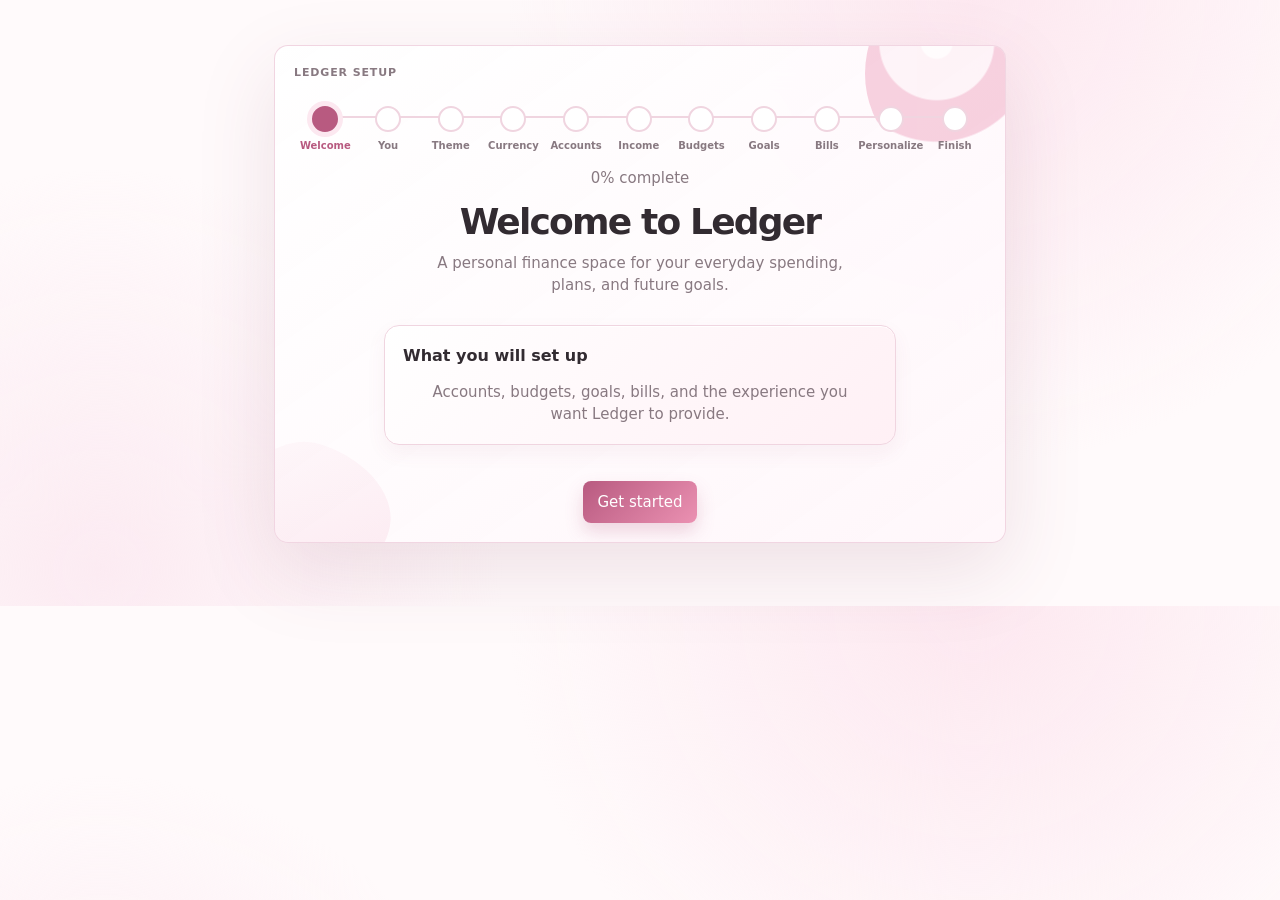
<file: index.html>
<!doctype html><html><head><meta charset="utf-8"><meta name="viewport" content="width=device-width,initial-scale=1"><title>Set up Ledger</title><link rel="stylesheet" href="css/style.css"><link rel="stylesheet" href="css/extras.css"></head><body><script src="js/storage.js"></script><script src="js/setup.js"></script><script src="js/setup-fix.js"></script></body></html>
</file>
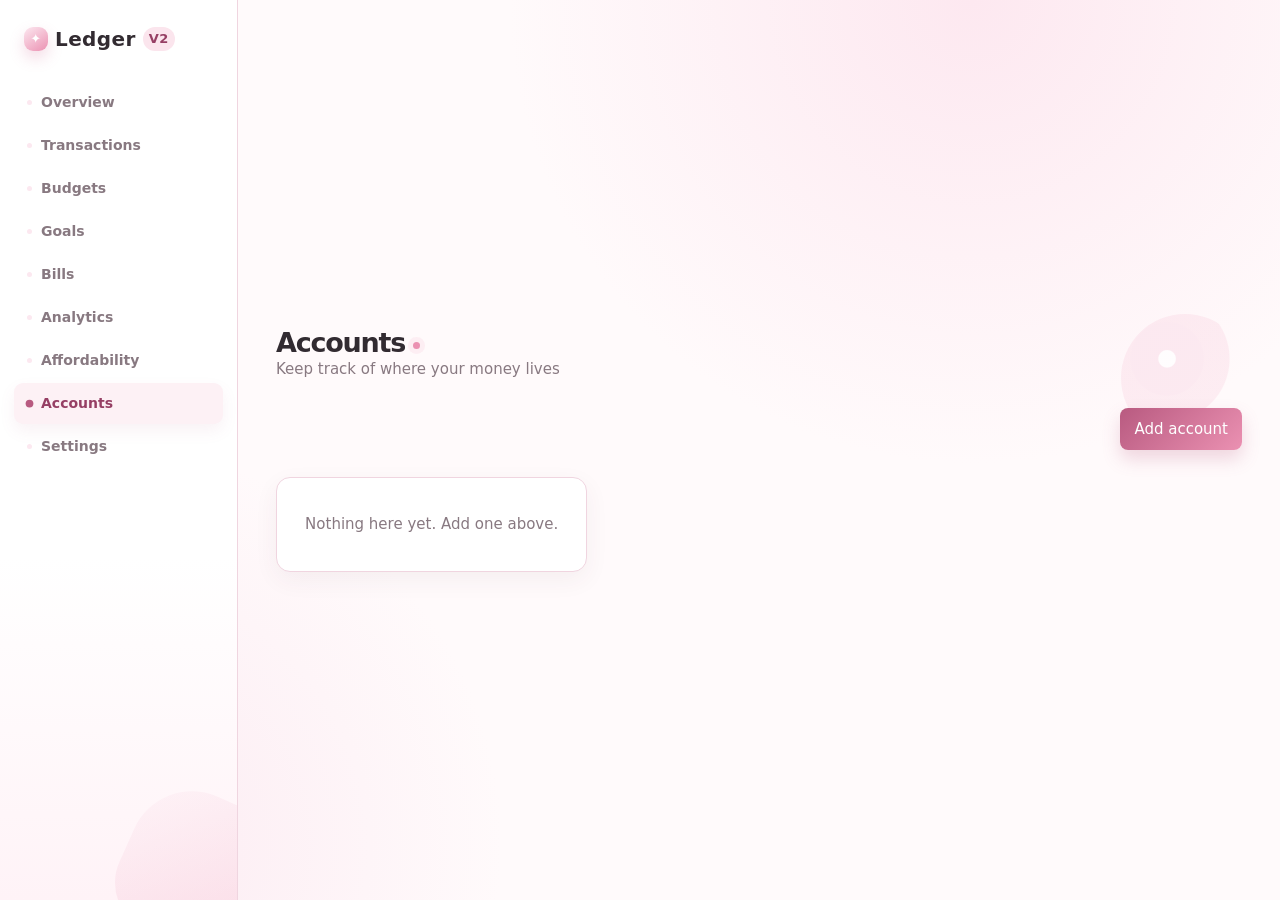
<file: accounts.html>
<!doctype html><html><head><meta charset="utf-8"><meta name="viewport" content="width=device-width,initial-scale=1"><title>Ledger — Accounts</title><link rel="stylesheet" href="css/style.css"></head><body data-page="accounts"><script src="js/storage.js"></script><script src="js/utils.js"></script><script src="js/pages.js"></script><script src="js/app.js"></script></body></html>
</file>
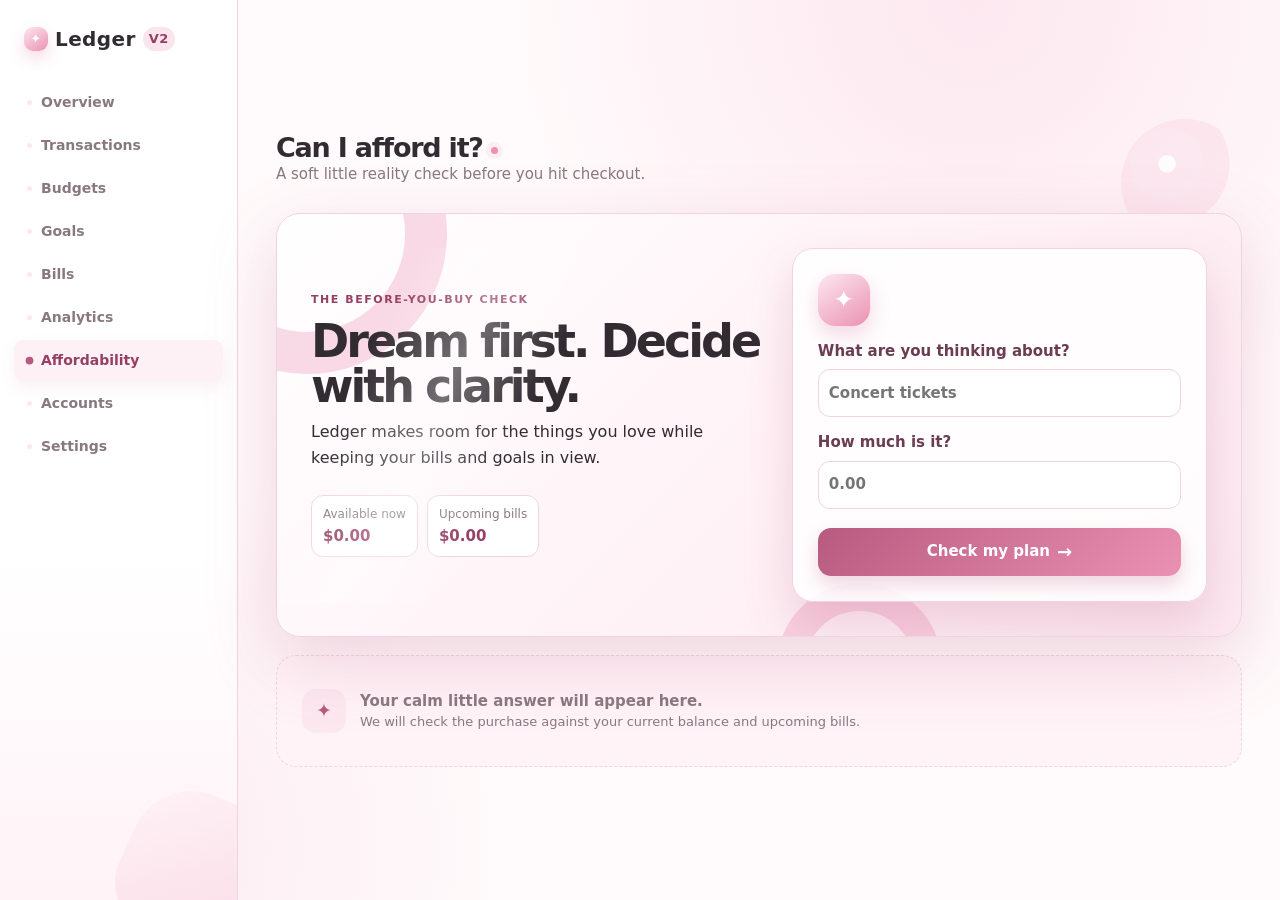
<file: afford.html>
<!doctype html><html><head><meta charset="utf-8"><meta name="viewport" content="width=device-width,initial-scale=1"><title>Ledger — Can I Afford It?</title><link rel="stylesheet" href="css/style.css"></head><body data-page="afford"><script src="js/storage.js"></script><script src="js/utils.js"></script><script src="js/pages.js"></script><script src="js/app.js"></script></body></html>
</file>
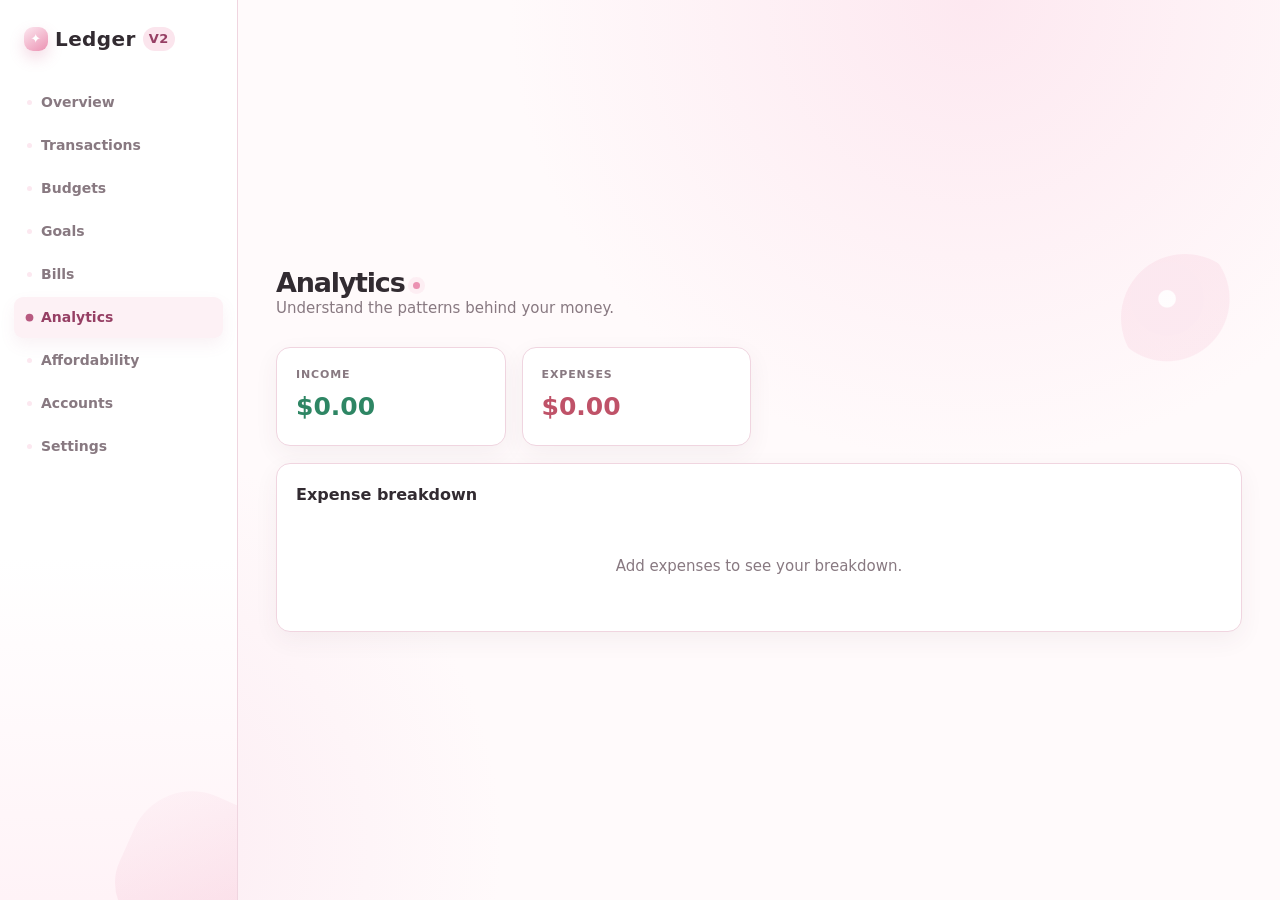
<file: analytics.html>
<!doctype html><html><head><meta charset="utf-8"><meta name="viewport" content="width=device-width,initial-scale=1"><title>Ledger — Analytics</title><link rel="stylesheet" href="css/style.css"></head><body data-page="analytics"><script src="js/storage.js"></script><script src="js/utils.js"></script><script src="js/pages.js"></script><script src="js/app.js"></script></body></html>
</file>
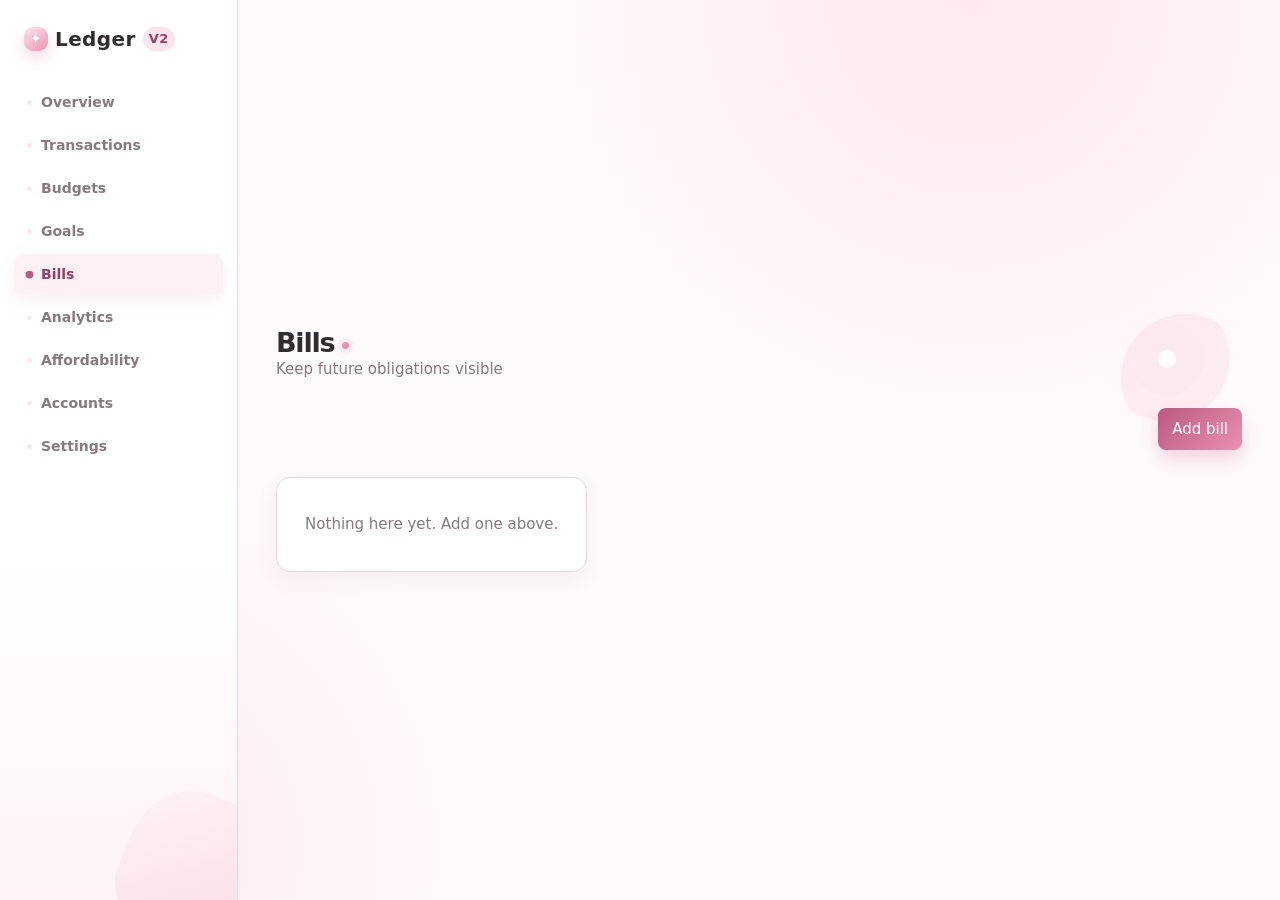
<file: bills.html>
<!doctype html><html><head><meta charset="utf-8"><meta name="viewport" content="width=device-width,initial-scale=1"><title>Ledger — Bills</title><link rel="stylesheet" href="css/style.css"></head><body data-page="bills"><script src="js/storage.js"></script><script src="js/utils.js"></script><script src="js/pages.js"></script><script src="js/app.js"></script></body></html>
</file>
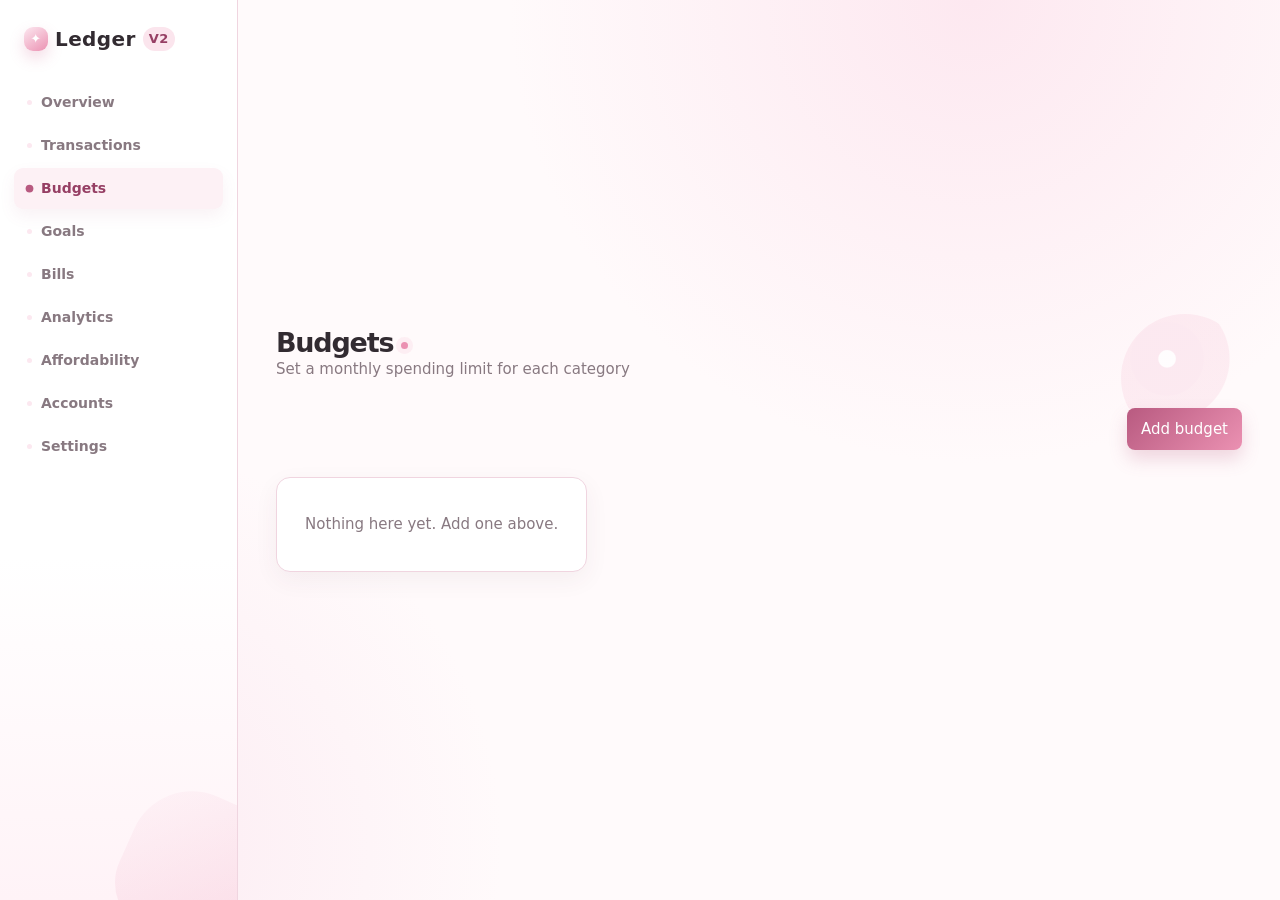
<file: budgets.html>
<!doctype html><html><head><meta charset="utf-8"><meta name="viewport" content="width=device-width,initial-scale=1"><title>Ledger — Budgets</title><link rel="stylesheet" href="css/style.css"></head><body data-page="budgets"><script src="js/storage.js"></script><script src="js/utils.js"></script><script src="js/pages.js"></script><script src="js/app.js"></script></body></html>
</file>
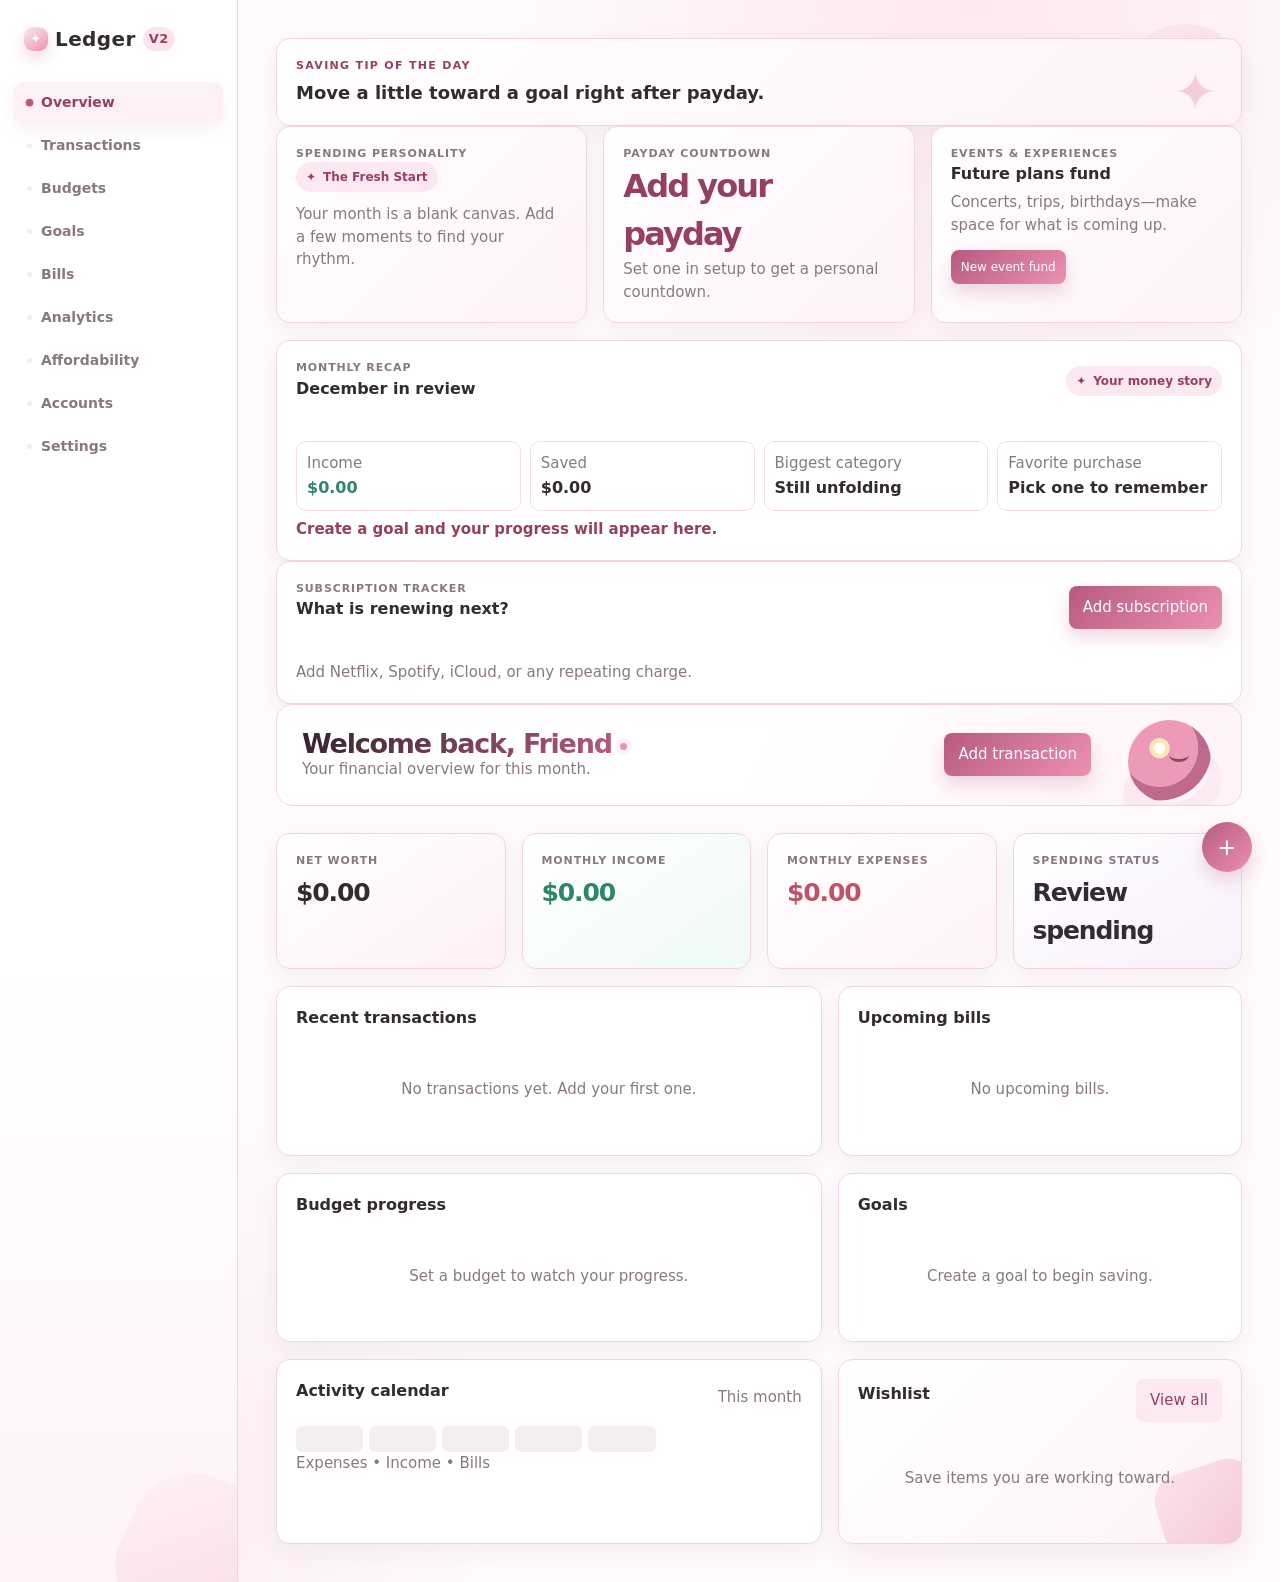
<file: dashboard.html>
<!doctype html><html lang="en"><head><meta charset="utf-8"><meta name="viewport" content="width=device-width,initial-scale=1"><title>Ledger — Dashboard</title><link rel="stylesheet" href="css/style.css"></head><body data-page="dashboard"><div class="app"><aside class="sidebar"><div class="brand">Ledger <span>V2</span></div><nav class="nav"><a data-page="dashboard" href="index.html">Overview</a><a data-page="transactions" href="transactions.html">Transactions</a><a data-page="budgets" href="budgets.html">Budgets</a><a data-page="goals" href="goals.html">Goals</a><a data-page="bills" href="bills.html">Bills</a><a data-page="analytics" href="analytics.html">Analytics</a><a data-page="afford" href="afford.html">Affordability</a><a data-page="accounts" href="accounts.html">Accounts</a><a data-page="settings" href="settings.html">Settings</a></nav></aside><main><header class="topbar"><div><h1>Welcome back, <span id="name">Friend</span></h1><p class="muted">Your financial overview for this month.</p></div><button data-open="transactionModal">Add transaction</button></header><section class="grid stats"><div class="card"><p class="stat-label">NET WORTH</p><p class="stat-value" id="netWorth">$0.00</p></div><div class="card"><p class="stat-label">MONTHLY INCOME</p><p class="stat-value positive" id="income">$0.00</p></div><div class="card"><p class="stat-label">MONTHLY EXPENSES</p><p class="stat-value negative" id="expenses">$0.00</p></div><div class="card"><p class="stat-label">SPENDING STATUS</p><p class="stat-value" id="mood">Getting started</p></div></section><section class="grid two" style="margin-top:17px"><div class="card"><h2>Recent transactions</h2><div id="recent" class="list"></div></div><div class="card"><h2>Upcoming bills</h2><div id="upcoming" class="list"></div></div></section><section class="grid two" style="margin-top:17px"><div class="card"><h2>Budget progress</h2><div id="budgetProgress" class="list"></div></div><div class="card"><h2>Goals</h2><div id="goalProgress" class="list"></div></div></section></main></div><button class="fab" data-open="transactionModal" aria-label="Add transaction">+</button><div class="modal" id="transactionModal"><div class="dialog"><h2>Add transaction</h2><form id="transactionForm"><div class="form-grid"><label>Type<select name="type"><option value="expense">Expense</option><option value="income">Income</option></select></label><label>Amount<input required name="amount" type="number" min="0.01" step="0.01" placeholder="0.00"></label></div><label>Category<select name="category" id="categorySelect"></select></label><label>Account<select required name="accountId" id="accountSelect"></select></label><div class="form-grid"><label>Date<input required name="date" type="date"></label><label>Description<input name="description" placeholder="Optional note"></label></div><div class="dialog-foot"><button type="button" class="secondary" data-close>Cancel</button><button>Save transaction</button></div></form></div></div><div class="notice"></div><script src="js/storage.js"></script><script src="js/utils.js"></script><script src="js/dashboard.js"></script><script src="js/app.js"></script></body></html>
</file>
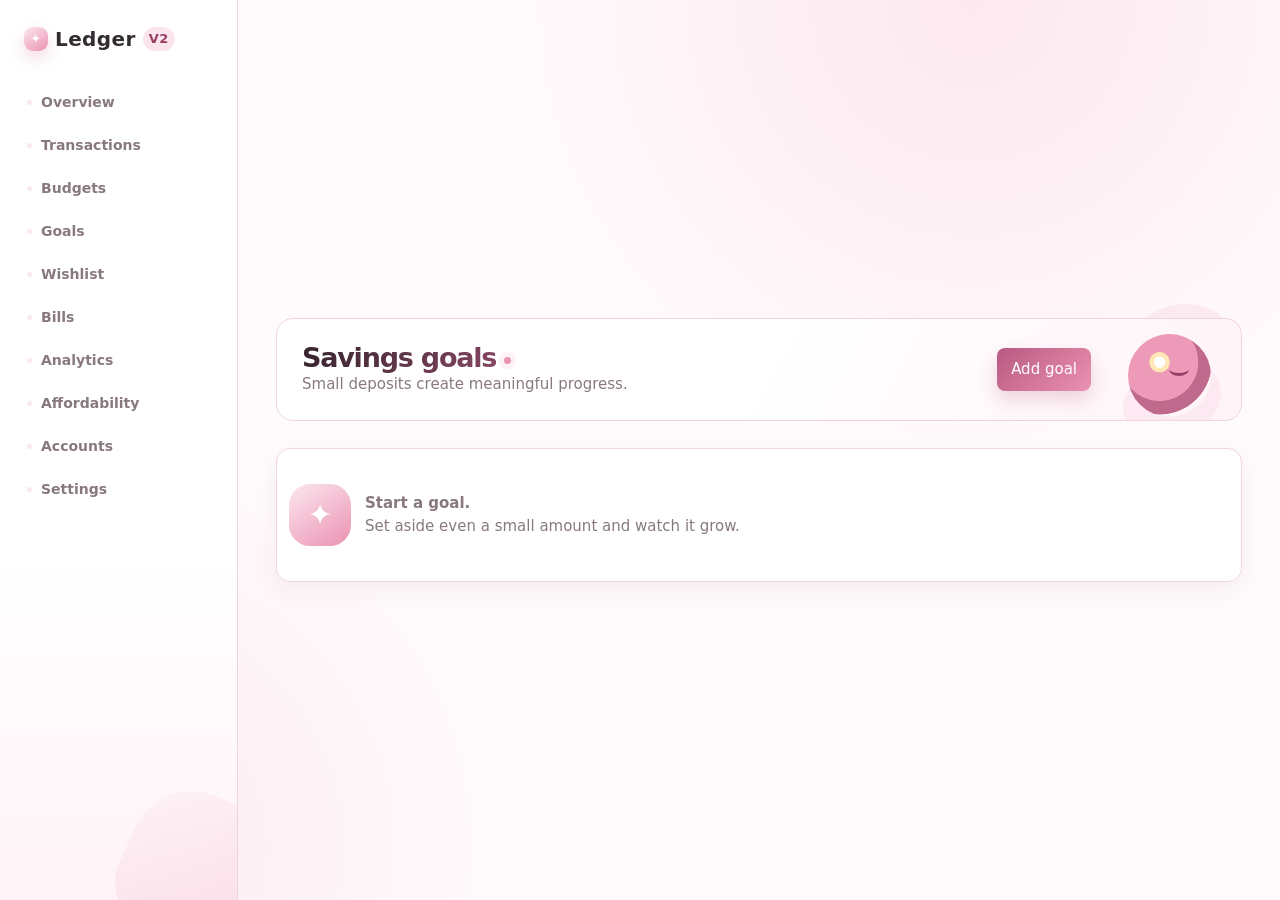
<file: goals.html>
<!doctype html><html><head><meta charset="utf-8"><meta name="viewport" content="width=device-width,initial-scale=1"><title>Ledger — Goals</title><link rel="stylesheet" href="css/style.css"></head><body data-page="goals"><script src="js/storage.js"></script><script src="js/utils.js"></script><script src="js/pages.js"></script><script src="js/goals.js"></script><script src="js/app.js"></script></body></html>
</file>
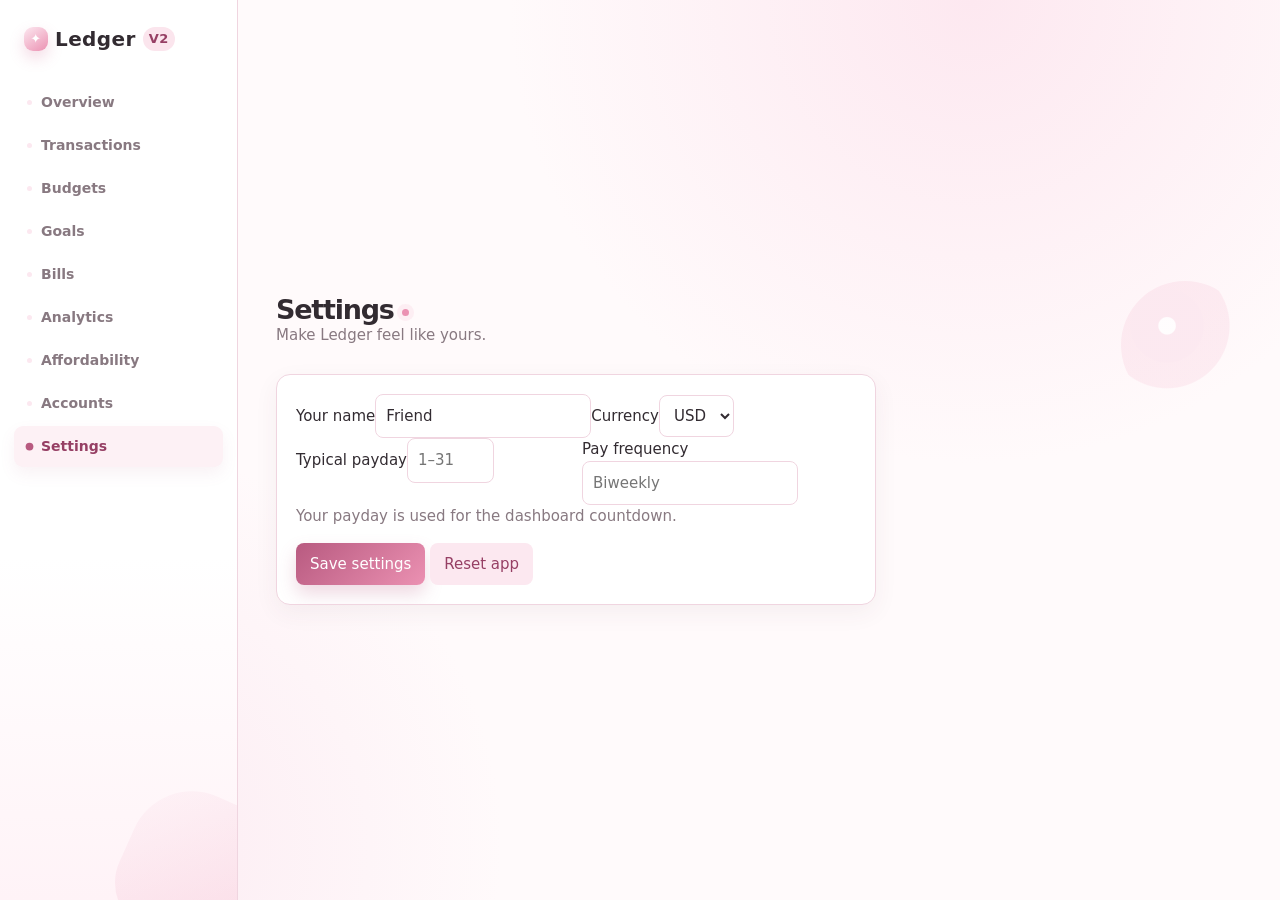
<file: settings.html>
<!doctype html><html><head><meta charset="utf-8"><meta name="viewport" content="width=device-width,initial-scale=1"><title>Ledger — Settings</title><link rel="stylesheet" href="css/style.css"></head><body data-page="settings"><script src="js/storage.js"></script><script src="js/utils.js"></script><script src="js/pages.js"></script><script src="js/app.js"></script></body></html>
</file>
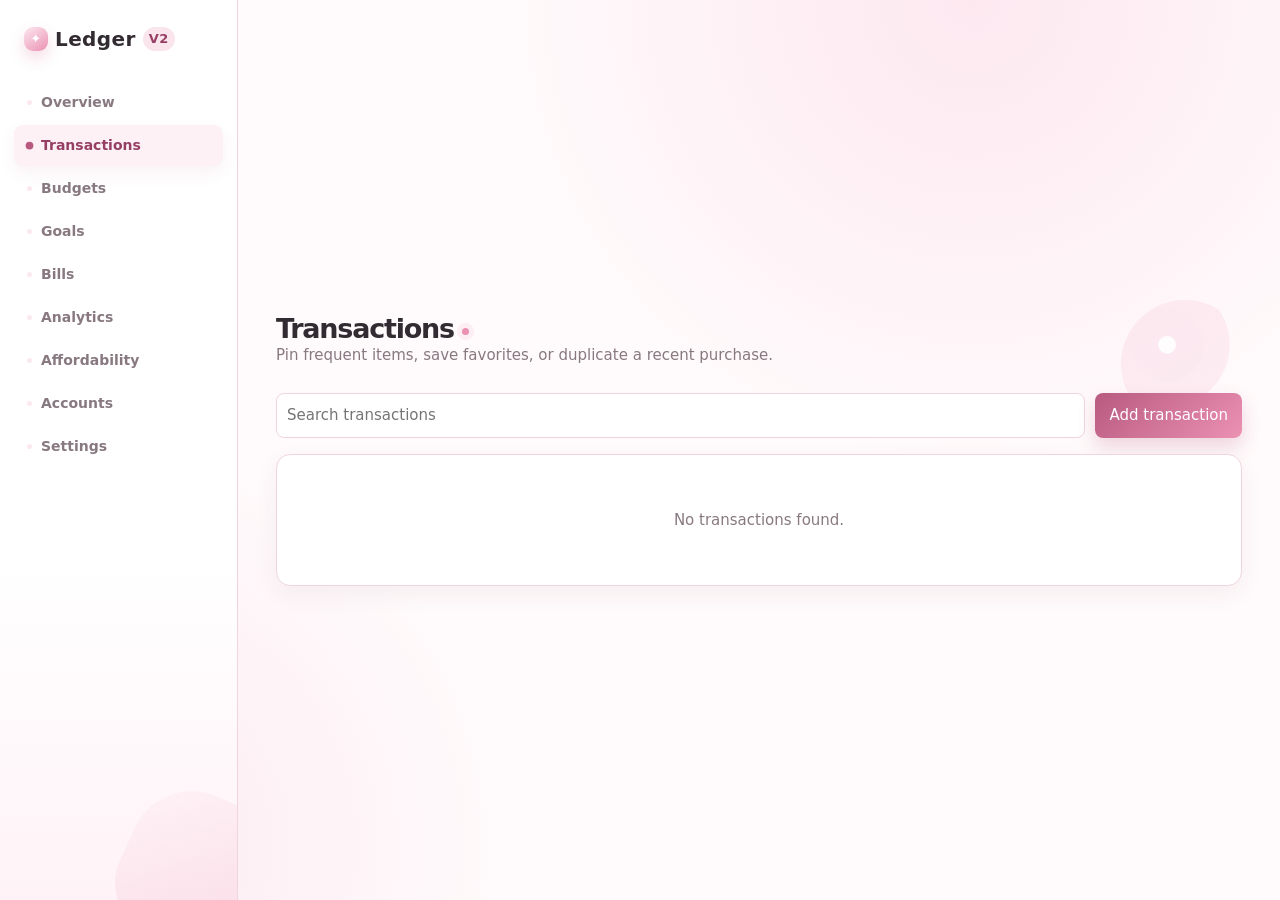
<file: transactions.html>
<!doctype html><html><head><meta charset="utf-8"><meta name="viewport" content="width=device-width,initial-scale=1"><title>Ledger — Transactions</title><link rel="stylesheet" href="css/style.css"></head><body data-page="transactions"><script src="js/storage.js"></script><script src="js/utils.js"></script><script src="js/pages.js"></script><script src="js/app.js"></script></body></html>
</file>
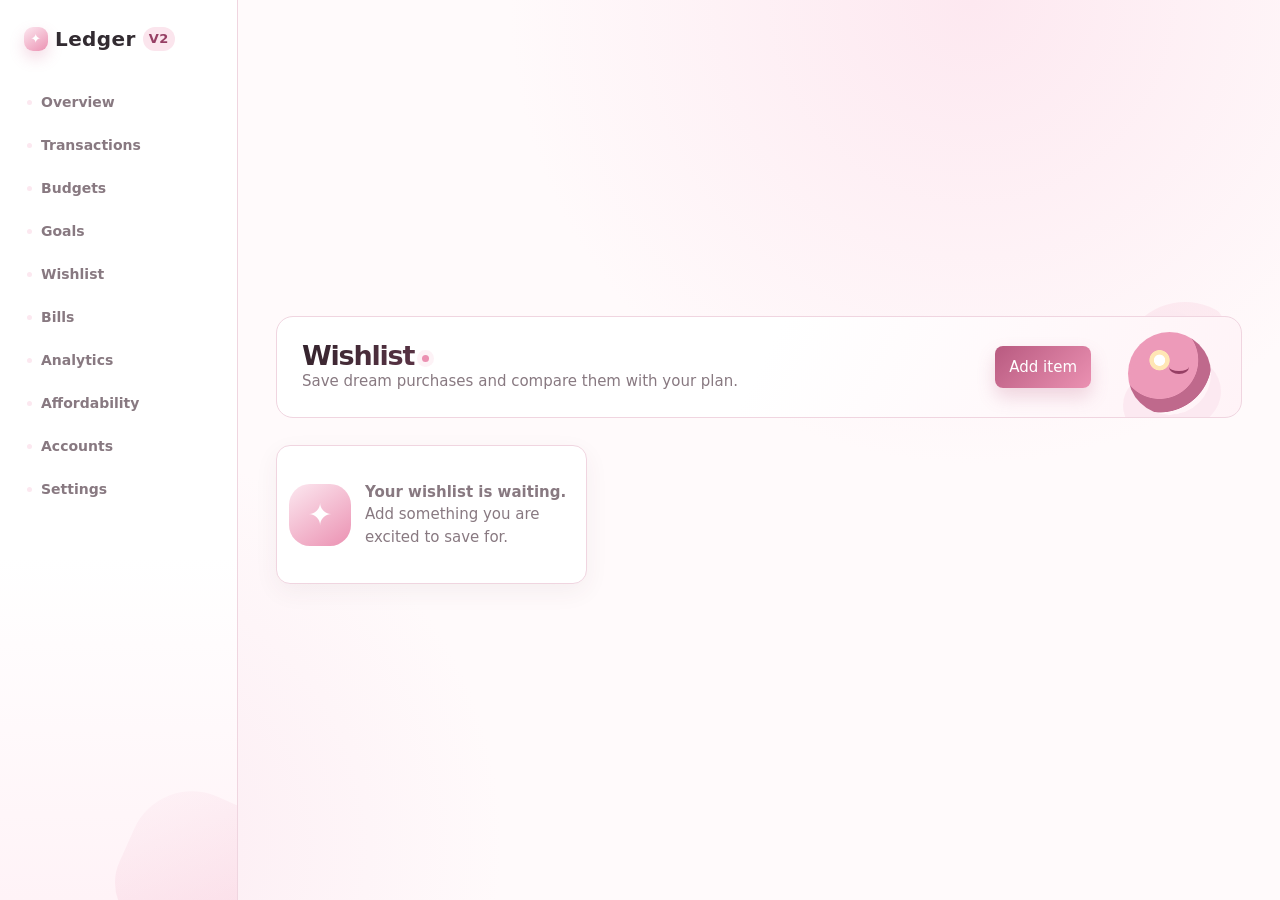
<file: wishlist.html>
<!doctype html><html><head><meta charset="utf-8"><meta name="viewport" content="width=device-width,initial-scale=1"><title>Ledger — Wishlist</title><link rel="stylesheet" href="css/style.css"><link rel="stylesheet" href="css/extras.css"></head><body data-page="wishlist"><script src="js/storage.js"></script><script src="js/utils.js"></script><script src="js/wishlist.js"></script><script src="js/app.js"></script></body></html>
</file>
<file: css/style.css>
:root{--bg:#fffafb;--card:#fff;--ink:#322b31;--muted:#887981;--pink:#b85a80;--soft:#f9eef2;--line:#f0dfe6;--green:#2e8664;--red:#bf5268;--shadow:0 8px 25px rgba(83,45,62,.06)}*{box-sizing:border-box}body{margin:0;background:var(--bg);color:var(--ink);font:15px/1.5 Inter,system-ui,-apple-system,"Segoe UI",sans-serif}.app{display:grid;grid-template-columns:238px 1fr;min-height:100vh}.sidebar{background:#fff;border-right:1px solid var(--line);padding:24px 14px}.brand{font-weight:750;font-size:20px;letter-spacing:.02em;margin:0 10px 28px}.brand span{color:var(--pink);font-size:13px}.nav a{display:block;text-decoration:none;color:var(--muted);padding:10px 12px;border-radius:9px;margin:2px 0;font-weight:600;font-size:14px}.nav a:hover,.nav a.active{background:#fdf1f5;color:#9d4e70}main{padding:38px;max-width:1280px;width:100%;margin:auto}.topbar{display:flex;justify-content:space-between;align-items:center;gap:15px;margin-bottom:27px}h1{font-size:27px;line-height:1.1;margin:0;font-weight:720;letter-spacing:-.03em}h2{font-size:16px;margin:0 0 13px;font-weight:700}p{margin:0}.muted{color:var(--muted)}.grid{display:grid;gap:16px}.stats{grid-template-columns:repeat(4,1fr)}.two{grid-template-columns:1.35fr 1fr}.three{grid-template-columns:repeat(3,1fr)}.card{background:var(--card);border:1px solid var(--line);border-radius:14px;padding:19px;box-shadow:var(--shadow);animation:rise .3s ease both}.stat-label{font-size:11px;letter-spacing:.08em;color:var(--muted);font-weight:750}.stat-value{font-size:25px;font-weight:750;margin-top:5px}.positive{color:var(--green)}.negative{color:var(--red)}button,.button{border:0;border-radius:8px;background:var(--pink);color:#fff;padding:10px 14px;font-weight:700;cursor:pointer;font:inherit;text-decoration:none;display:inline-flex;align-items:center;justify-content:center;gap:7px}.button.secondary,button.secondary{background:var(--soft);color:#9d4e70}.toolbar{display:flex;gap:10px;flex-wrap:wrap;margin-bottom:16px}.toolbar input,.toolbar select,input,select{border:1px solid var(--line);border-radius:8px;padding:10px;background:#fff;color:var(--ink);font:inherit}.toolbar input{flex:1;min-width:190px}.list{display:grid;gap:10px}.row{display:flex;align-items:center;gap:12px;padding:11px 0;border-bottom:1px solid #f7edf1}.row:last-child{border:0}.icon{width:34px;height:34px;display:grid;place-items:center;border-radius:8px;background:var(--soft);font-size:12px;font-weight:750;color:#9d4e70}.grow{flex:1}.amount{font-weight:750}.progress{height:7px;border-radius:99px;background:#f6e7ed;overflow:hidden;margin:9px 0}.progress b{display:block;height:100%;border-radius:inherit;background:var(--pink);transition:width .5s}.ring{--p:0;width:62px;height:62px;display:grid;place-items:center;border-radius:50%;background:conic-gradient(var(--pink) calc(var(--p)*1%),#f5e8ed 0);position:relative;font-weight:750}.ring:after{content:"";position:absolute;inset:7px;background:#fff;border-radius:50%}.ring span{position:relative;z-index:1;font-size:11px}.table{width:100%;border-collapse:collapse}.table th{text-align:left;color:var(--muted);font-size:11px;letter-spacing:.06em;text-transform:uppercase;padding:9px}.table td{padding:12px 9px;border-top:1px solid #f7edf1}.chip{display:inline-block;border-radius:5px;padding:3px 7px;background:var(--soft);color:#9d4e70;font-size:12px;font-weight:650}.empty{text-align:center;color:var(--muted);padding:35px 12px}.modal{position:fixed;inset:0;background:#3e273255;display:none;place-items:center;padding:20px;z-index:5}.modal.show{display:grid}.dialog{background:#fff;width:min(520px,100%);padding:25px;border-radius:14px;box-shadow:var(--shadow)}.dialog form{display:grid;gap:12px}.dialog label{font-weight:700;font-size:13px}.dialog input,.dialog select{width:100%;margin-top:4px}.form-grid{display:grid;grid-template-columns:1fr 1fr;gap:12px}.dialog-foot{display:flex;justify-content:flex-end;gap:9px;margin-top:7px}.notice{position:fixed;right:22px;bottom:22px;background:#322b31;color:#fff;padding:12px 16px;border-radius:9px;display:none;z-index:10}.notice.show{display:block}.fab{position:fixed;right:28px;bottom:28px;width:50px;height:50px;border-radius:50%;font-size:23px;box-shadow:0 8px 24px #c96b9144}@keyframes rise{from{opacity:0;transform:translateY(6px)}to{opacity:1;transform:none}}@media(max-width:820px){.app{grid-template-columns:1fr}.sidebar{padding:12px;border-right:0;border-bottom:1px solid var(--line)}.brand{margin:0 8px 8px}.nav{display:flex;overflow:auto}.nav a{white-space:nowrap;padding:8px 10px}.stats,.two,.three{grid-template-columns:1fr 1fr}main{padding:22px}.form-grid{grid-template-columns:1fr}}@media(max-width:520px){.stats,.two,.three{grid-template-columns:1fr}.topbar{display:block}.topbar .button{margin-top:12px}.table th:nth-child(3),.table td:nth-child(3){display:none}}
</file>
<file: css/extras.css>
[data-theme="lavender"]{--pink:#8c6db4;--soft:#f1edf8;--line:#e3dcef}[data-theme="sage"]{--pink:#698c79;--soft:#eef5f0;--line:#dbe9df}[data-theme="sky"]{--pink:#5c8eb8;--soft:#edf5fb;--line:#d9e8f4}[data-theme="midnight"]{--bg:#201e29;--card:#2b2936;--ink:#f5f2f7;--muted:#c5bdcc;--pink:#a98bd0;--soft:#393547;--line:#484356;--shadow:none}[data-theme="cream"]{--bg:#fffaf0;--pink:#b77d52;--soft:#faf0df;--line:#efdfc8}.stepper{display:flex;align-items:flex-start;justify-content:space-between;margin:24px 0 34px;gap:0}.step{flex:1;text-align:center;position:relative;color:var(--muted);font-size:10px;font-weight:700}.step:before{content:"";display:block;width:22px;height:22px;border:2px solid var(--line);border-radius:50%;background:#fff;margin:0 auto 6px;position:relative;z-index:1}.step:after{content:"";position:absolute;top:10px;left:50%;width:100%;height:2px;background:var(--line);z-index:0}.step:last-child:after{display:none}.step.done:before,.step.active:before{border-color:var(--pink);background:var(--pink)}.step.done:after{background:var(--pink)}.step.active{color:var(--pink)}.step.active:before{box-shadow:0 0 0 5px var(--soft);animation:pulse 1.8s infinite}.onboard{max-width:780px;margin:auto;padding:7vh 24px}.onboard .card{min-height:420px}.onboard-step{display:none;animation:slide .28s ease}.onboard-step.active{display:block}.onboard h1{font-size:32px;margin-bottom:10px}.theme-options{display:grid;grid-template-columns:repeat(3,1fr);gap:10px}.theme-option{border:2px solid var(--line);border-radius:10px;padding:14px;text-align:left;background:#fff;color:var(--ink)}.theme-option.selected{border-color:var(--pink)}.swatch{height:28px;border-radius:6px;margin-bottom:8px}.account-line,.item-line{display:grid;grid-template-columns:1.2fr .8fr 42px;gap:8px;margin:8px 0}.calendar-grid{display:grid;grid-template-columns:repeat(7,1fr);gap:6px}.calendar-grid div{height:28px;border-radius:6px;background:#f4edf0}.calendar-grid .expense{background:#f1a2bb}.calendar-grid .income{background:#a9d7bd}.calendar-grid .bill{background:#b9cfe8}.calendar-grid .goal{background:#dbc2ef}.legend{display:flex;gap:10px;flex-wrap:wrap;font-size:12px;color:var(--muted);margin-top:12px}.legend i{display:inline-block;width:9px;height:9px;border-radius:50%;margin-right:4px}.goal-card{background:linear-gradient(135deg,#fff,#fff3f7);border:1px solid var(--line);border-radius:15px;padding:18px}.wishlist-card{border:1px solid var(--line);padding:15px;border-radius:12px;background:var(--card)}.quick-add{display:flex;gap:8px;overflow:auto;padding:4px 0}.quick-add button{background:var(--soft);color:#9d4e70;white-space:nowrap}.action-set{display:flex;gap:5px}.action-set button{padding:5px 7px;font-size:12px}@keyframes pulse{50%{box-shadow:0 0 0 8px transparent}}@keyframes slide{from{opacity:0;transform:translateX(14px)}to{opacity:1;transform:none}}@media(max-width:600px){.stepper{overflow:hidden}.step{min-width:48px}.step:not(.active):not(.done){display:none}.theme-options{grid-template-columns:1fr 1fr}.account-line,.item-line{grid-template-columns:1fr 1fr 34px}}
</file>
